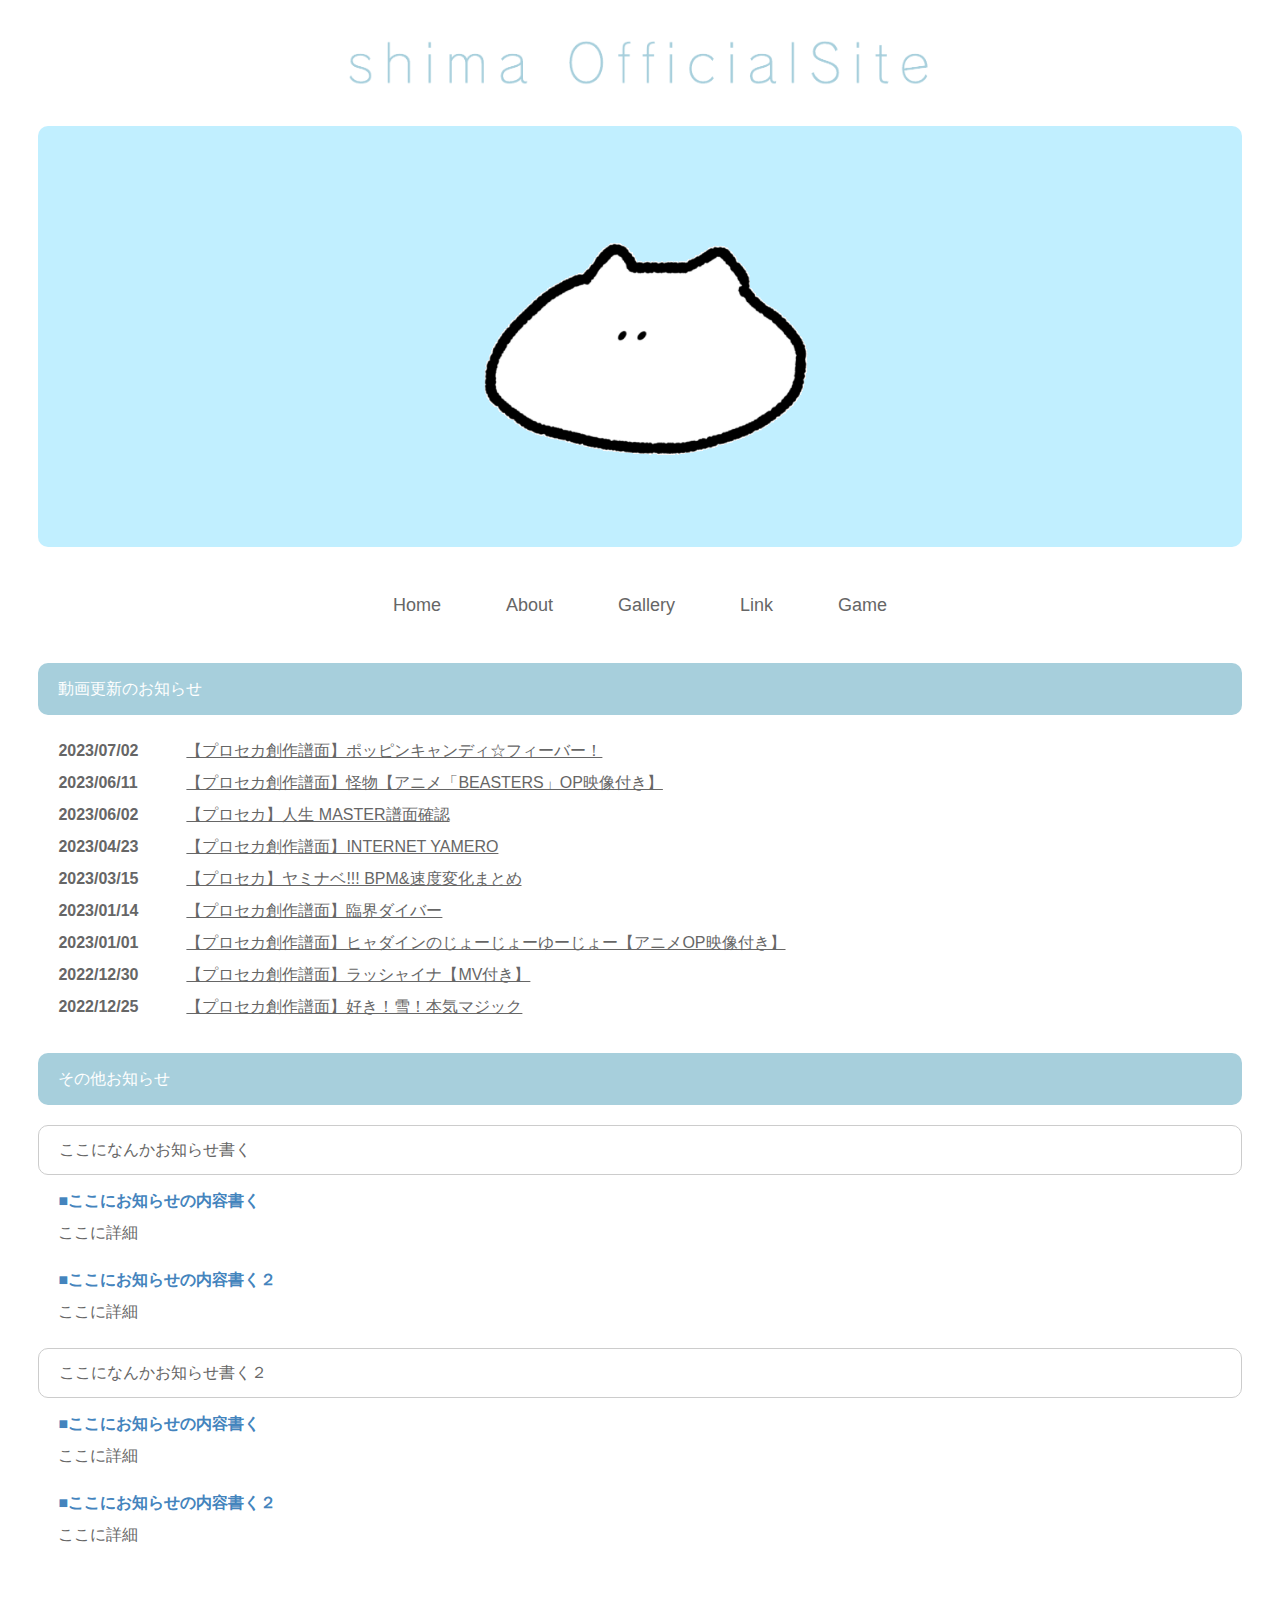
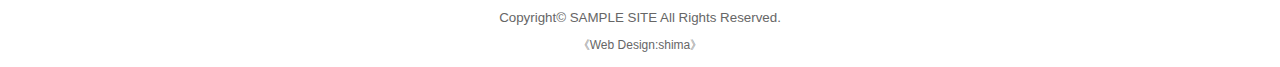
<file: index.html>
<!DOCTYPE html>
<html lang="ja">
<head>
<meta charset="UTF-8">
<meta http-equiv="X-UA-Compatible" content="IE=edge">
<title>shima Official Site</title>
<meta name="viewport" content="width=device-width, initial-scale=1">
<meta name="description" content="shimaの公式サイト。">
<meta name="keywords" content="キーワード１,キーワード２,キーワード３,キーワード４,キーワード５">
<link rel="stylesheet" href="style.css">
<!--[if lt IE 9]>
<script src="https://oss.maxcdn.com/html5shiv/3.7.2/html5shiv.min.js"></script>
<script src="https://oss.maxcdn.com/respond/1.4.2/respond.min.js"></script>
<![endif]-->
</head>

<body>

<div id="container">

<header>
<h1 id="logo"><a href="index.html"><img src="2.png" alt="SAMPLE SITE"></a></h1>
<aside id="mainimg"><img src="1.png" alt=""></aside>
</header>

<nav id="menubar">
<ul>
<li><a href="index.html">Home</a></li>
<li><a href="about.html">About</a></li>
<li><a href="gallery.html">Gallery</a></li>
<li><a href="link.html">Link</a></li>
<li><a href="othello.html">Game</a></li>
</ul>
</nav>

<div id="contents">

<section id="new">
<h2>動画更新のお知らせ</h2>
<dl>
<dt>2023/07/02</dt>
<dd><a href="https://youtu.be/Ma7ZLlUBcNI" target="_blank">【プロセカ創作譜面】ポッピンキャンディ☆フィーバー！</a></dd>
<dt>2023/06/11</dt>
<dd><a href="https://youtu.be/MU0claoIpp8" target="_blank">【プロセカ創作譜面】怪物【アニメ「BEASTERS」OP映像付き】</a></dd>
<dt>2023/06/02</dt>
<dd><a href="https://youtu.be/wC4IOkS4-s4" target="_blank">【プロセカ】人生 MASTER譜面確認</a></dd>
<dt>2023/04/23</dt>
<dd><a href="https://youtu.be/2n9WKJpokt8" target="_blank">【プロセカ創作譜面】INTERNET YAMERO</a></dd>
<dt>2023/03/15</dt>
<dd><a href="https://youtu.be/ZMaLX_ub1D4" target="_blank">【プロセカ】ヤミナベ!!! BPM&速度変化まとめ</a></dd>
<dt>2023/01/14</dt>
<dd><a href="https://youtu.be/dhgNe24sx4Y" target="_blank">【プロセカ創作譜面】臨界ダイバー</a></dd>
<dt>2023/01/01</dt>
<dd><a href="https://youtu.be/h4dSFaoCZQ8" target="_blank">【プロセカ創作譜面】ヒャダインのじょーじょーゆーじょー【アニメOP映像付き】</a></dd>
<dt>2022/12/30</dt>
<dd><a href="https://youtu.be/qNluncUd-5I" target="_blank">【プロセカ創作譜面】ラッシャイナ【MV付き】</a></dd>
<dt>2022/12/25</dt>
<dd><a href="https://youtu.be/JHB5ULRtKr0" target="_blank">【プロセカ創作譜面】好き！雪！本気マジック</a></dd>
</dl>
</section>

<section>

<h2>その他お知らせ</h2>

<h3>ここになんかお知らせ書く</h3>
<p><span class="color1">■<strong>ここにお知らせの内容書く</strong></span><br>
ここに詳細</p>
<p><span class="color1">■<strong>ここにお知らせの内容書く２</strong></span><br>
ここに詳細</p>

<h3>ここになんかお知らせ書く２</h3>
<p><span class="color1">■<strong>ここにお知らせの内容書く</strong></span><br>
ここに詳細</p>
<p><span class="color1">■<strong>ここにお知らせの内容書く２</strong></span><br>
ここに詳細</p>

</section>

</div>
<!--/contents-->

<footer>
<small>Copyright&copy; <a href="index.html">SAMPLE SITE</a> All Rights Reserved.</small>
<span class="pr">《<a href="https://twitter.com/shima_dayo1315" target="_blank">Web Design:shima</a>》</span>
</footer>

</div>
<!--/container-->

</body>
</html>
</file>
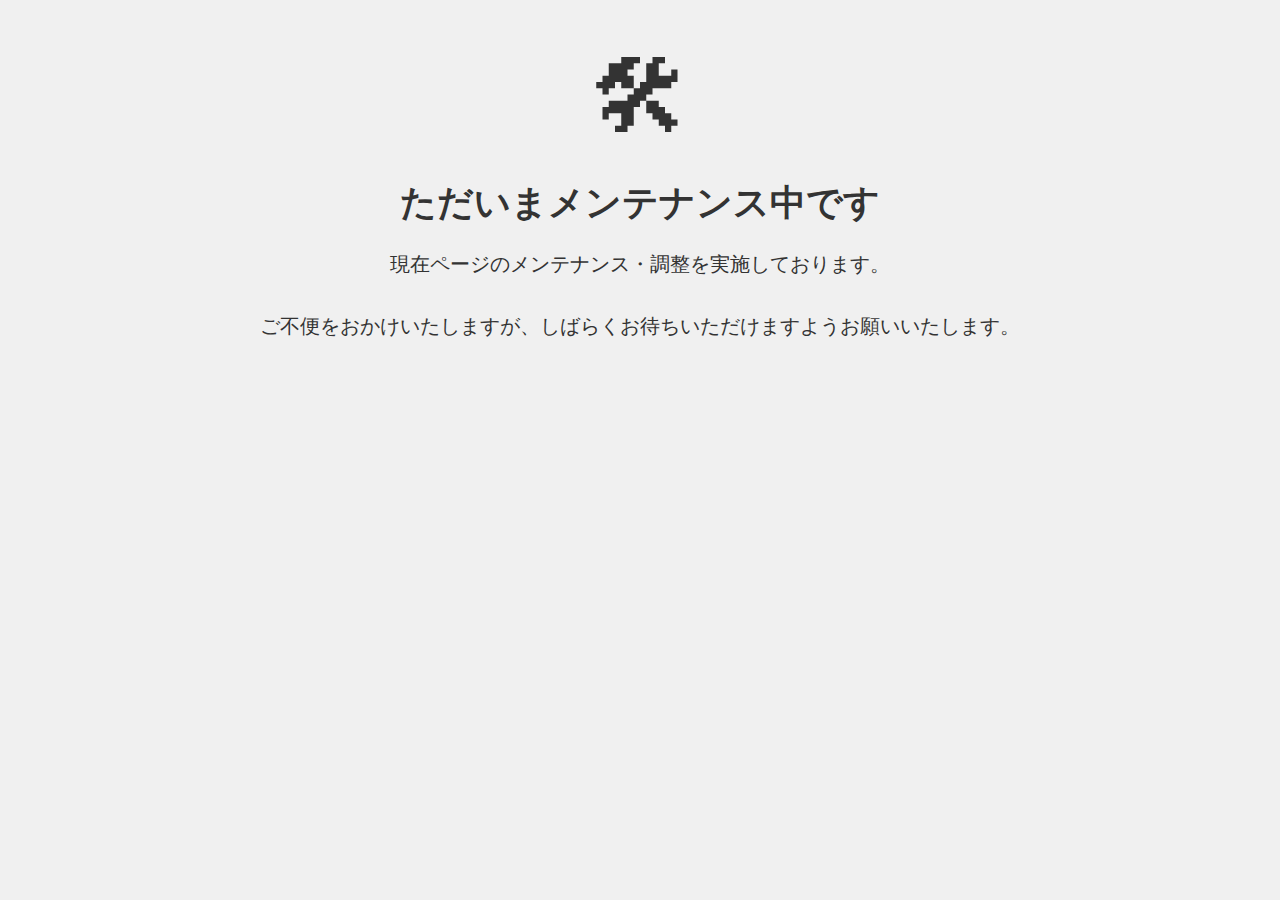
<file: about.html>
<!DOCTYPE html>
<html lang="ja">

<head>
    <meta charset="UTF-8">
    <meta name="viewport" content="width=device-width, initial-scale=1.0">
    <title>メンテナンス中</title>
    <style>
        body {
            font-family: Arial, sans-serif;
            background-color: #f0f0f0;
            color: #333;
            text-align: center;
            margin: 0;
            padding: 40px;
        }

        h1 {
            font-size: 36px;
            margin-bottom: 20px;
        }

        p {
            font-size: 20px;
            line-height: 1.6;
            margin-bottom: 30px;
        }

        .maintenance-icon {
            font-size: 100px;
            margin-bottom: 20px;
        }

        .contact-info {
            font-size: 16px;
        }

        .contact-info a {
            color: #007bff;
            text-decoration: none;
        }

        @media (max-width: 600px) {
            h1 {
                font-size: 28px;
            }

            .maintenance-icon {
                font-size: 80px;
            }

            .contact-info {
                font-size: 14px;
            }
        }
    </style>
</head>

<body>
    <div class="maintenance-icon">&#x1F6E0;</div>
    <h1>ただいまメンテナンス中です</h1>
    <p>現在ページのメンテナンス・調整を実施しております。</p>
    <p>ご不便をおかけいたしますが、しばらくお待ちいただけますようお願いいたします。</p>
</body>

</html>
</file>
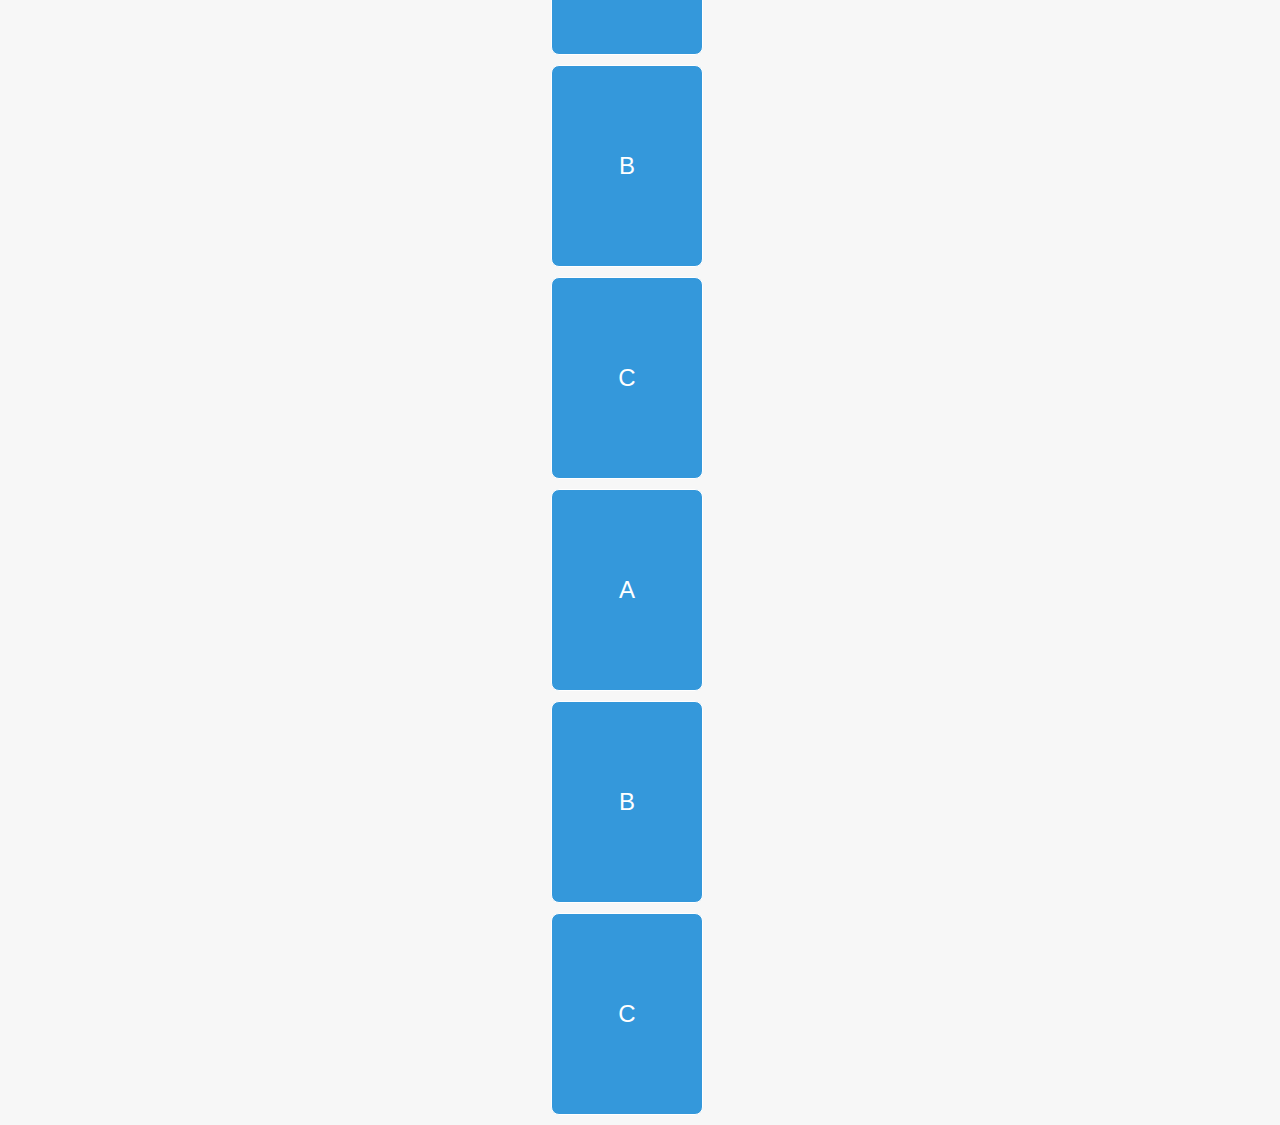
<file: game.html>
<!DOCTYPE html>
<html>
<head>
    <title>神経衰弱ゲーム</title>
    <style>
        body {
            font-family: 'Arial', sans-serif;
            background-color: #f7f7f7;
            display: flex;
            justify-content: center;
            align-items: center;
            height: 100vh;
            margin: 0;
        }
        .container {
            text-align: center;
        }
        h1 {
            font-size: 28px;
            color: #333;
            margin: 20px 0;
        }
        .card {
            width: 150px;
            height: 200px;
            background-color: #3498db;
            color: #ffffff;
            font-size: 24px;
            display: flex;
            justify-content: center;
            align-items: center;
            margin: 10px;
            cursor: pointer;
            border: 1px solid #ffffff;
            border-radius: 8px;
            transition: transform 0.2s;
        }
        .card.flipped {
            background-color: #ffffff;
            color: #3498db;
            transform: scale(1.1);
        }
    </style>
</head>
<body>
    <div class="container">
        <h1>神経衰弱ゲーム</h1>
        <div class="card" onclick="flipCard(this)">A</div>
        <div class="card" onclick="flipCard(this)">B</div>
        <div class="card" onclick="flipCard(this)">C</div>
        <div class="card" onclick="flipCard(this)">A</div>
        <div class="card" onclick="flipCard(this)">B</div>
        <div class="card" onclick="flipCard(this)">C</div>
    </div>

    <script>
        let firstCard = null;
        let secondCard = null;
        let cardsFlipped = 0;

        function flipCard(card) {
            if (!firstCard) {
                firstCard = card;
                card.classList.add('flipped');
            } else if (firstCard !== card && !secondCard) {
                secondCard = card;
                card.classList.add('flipped');
                checkMatch();
            }
        }

        function checkMatch() {
            if (firstCard.textContent === secondCard.textContent) {
                firstCard.removeEventListener('click', flipCard);
                secondCard.removeEventListener('click', flipCard);
                cardsFlipped += 2;

                if (cardsFlipped === 6) {
                    setTimeout(() => {
                        alert('おめでとう！ゲームクリア！');
                    }, 500);
                }
            } else {
                setTimeout(() => {
                    firstCard.classList.remove('flipped');
                    secondCard.classList.remove('flipped');
                }, 1000);
            }

            firstCard = null;
            secondCard = null;
        }
    </script>
</body>
</html>
</file>
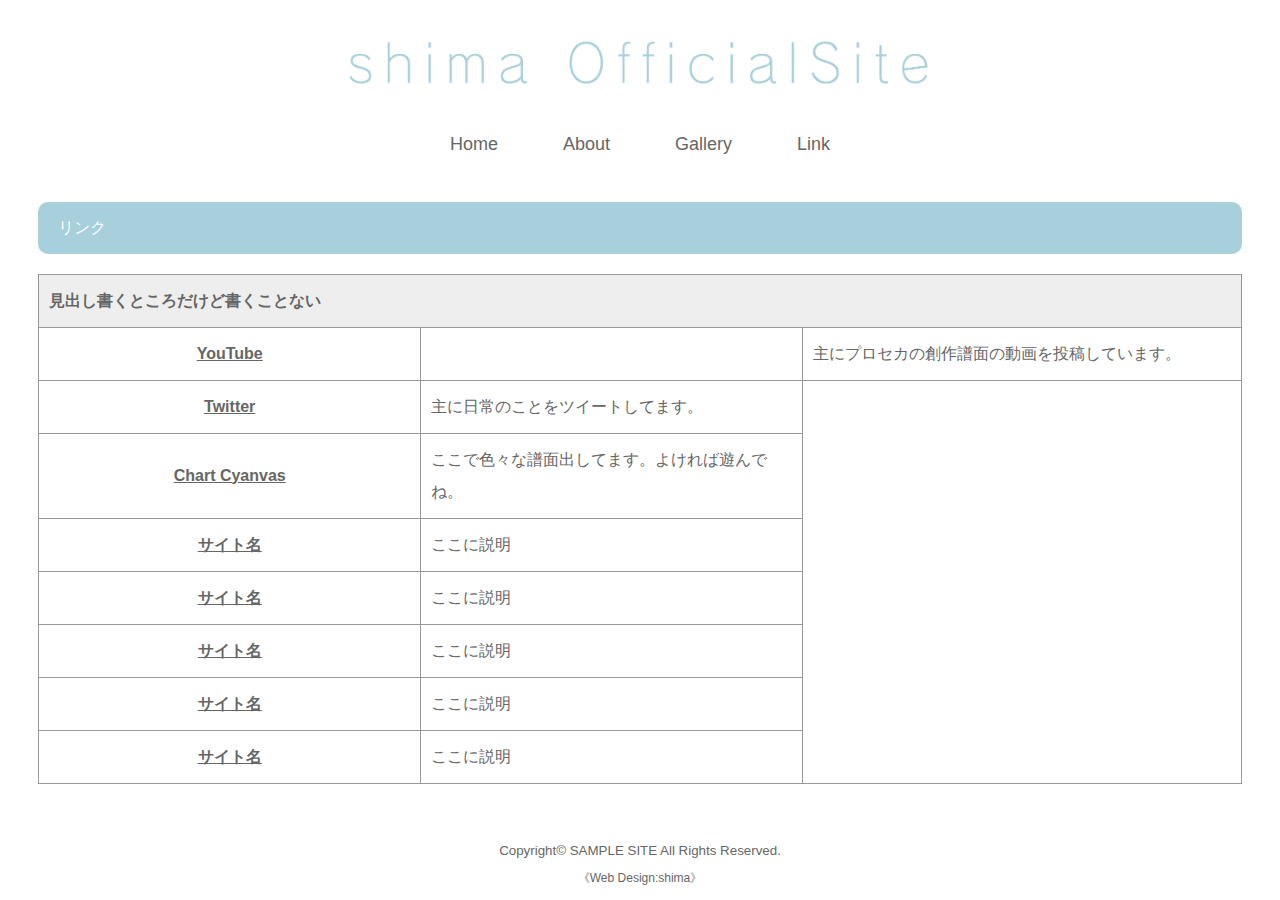
<file: link.html>
<!DOCTYPE html>
<html lang="ja">
<head>
<meta charset="UTF-8">
<meta http-equiv="X-UA-Compatible" content="IE=edge">
<title>shima Official Site</title>
<meta name="viewport" content="width=device-width, initial-scale=1">
<meta name="description" content="サイト説明">
<meta name="keywords" content="キーワード１,キーワード２,キーワード３,キーワード４,キーワード５">
<link rel="stylesheet" href="style.css">
<!--[if lt IE 9]>
<script src="https://oss.maxcdn.com/html5shiv/3.7.2/html5shiv.min.js"></script>
<script src="https://oss.maxcdn.com/respond/1.4.2/respond.min.js"></script>
<![endif]-->
</head>

<body>

<div id="container">

<header>
<h1 id="logo"><a href="index.html"><img src="2.png" alt="SAMPLE SITE"></a></h1>
</header>

<nav id="menubar">
<ul>
<li><a href="index.html">Home</a></li>
<li><a href="about.html">About</a></li>
<li><a href="gallery.html">Gallery</a></li>
<li><a href="link.html">Link</a></li>
</ul>
</nav>

<div id="contents">

<section>

<h2>リンク</h2>

<table class="ta1">
<caption>見出し書くところだけど書くことない</caption>
<tr>
<th><a href="https://www.youtube.com/@shima_dayo">YouTube</a><th>
<td>主にプロセカの創作譜面の動画を投稿しています。</td>
</tr>
<tr>
<th><a href="https://twitter.com/shima_dayo1315">Twitter</a></th>
<td>主に日常のことをツイートしてます。</td>
</tr>
<tr>
<th><a href="https://cc.sevenc7c.com/ja/users/1264">Chart Cyanvas</a></th>
<td>ここで色々な譜面出してます。よければ遊んでね。</td>
</tr>
<tr>
<th><a href="#">サイト名</a></th>
<td>ここに説明</td>
</tr>
<tr>
<th><a href="#">サイト名</a></th>
<td>ここに説明</td>
</tr>
<tr>
<th><a href="#">サイト名</a></th>
<td>ここに説明</td>
</tr>
<tr>
<th><a href="#">サイト名</a></th>
<td>ここに説明</td>
</tr>
<tr>
<th><a href="#">サイト名</a></th>
<td>ここに説明</td>
</tr>
</table>

</section>

</div>
<!--/contents-->

<footer>
<small>Copyright&copy; <a href="index.html">SAMPLE SITE</a> All Rights Reserved.</small>
<span class="pr">《<a href="https://twitter.com/shima_dayo1315" target="_blank">Web Design:shima</a>》</span>
</footer>

</div>
<!--/container-->

</body>
</html>
</file>
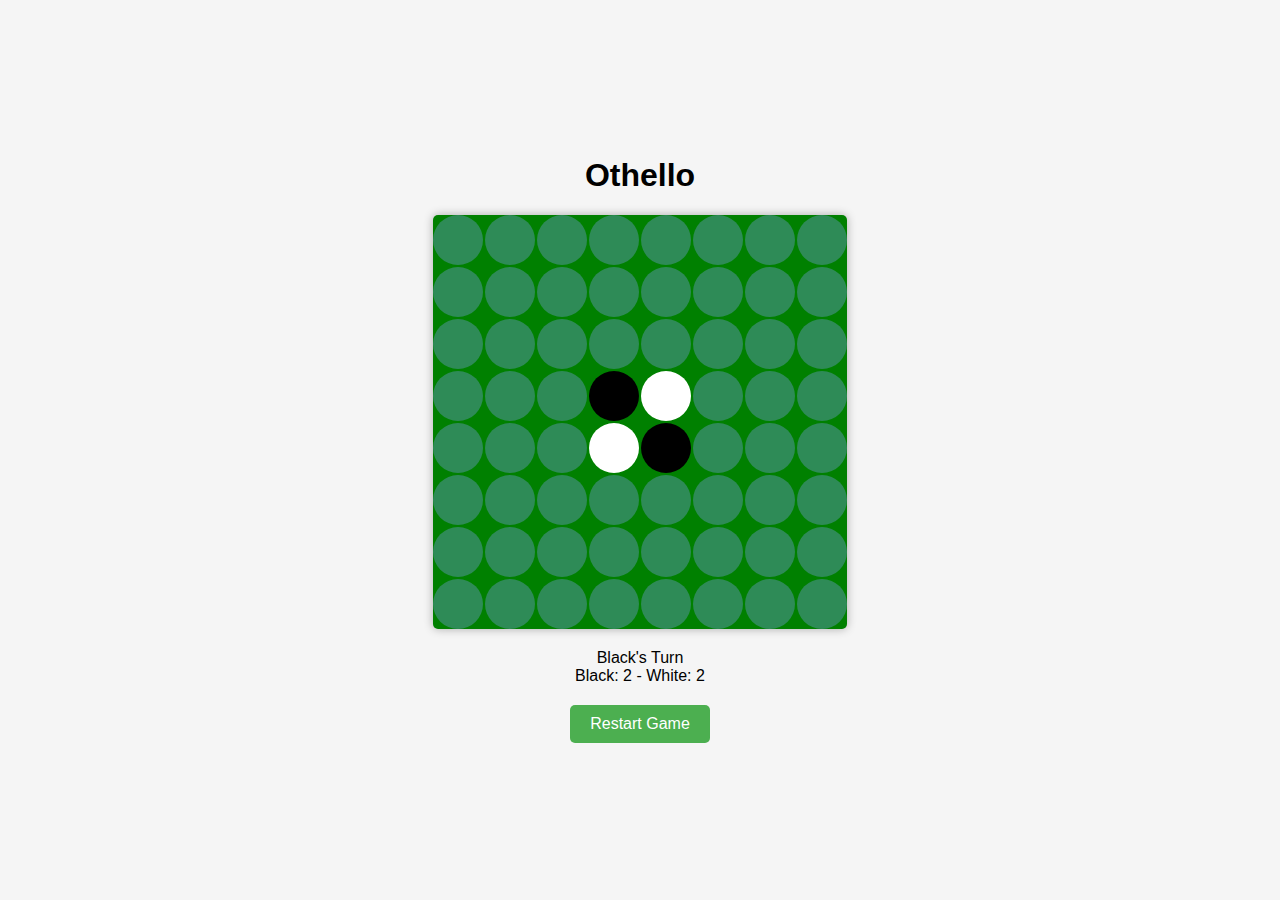
<file: othello.html>
<!DOCTYPE html>
<html lang="en">
<head>
<meta charset="UTF-8">
<meta name="viewport" content="width=device-width, initial-scale=1.0">
<title>Othello</title>
<link rel="stylesheet" href="styles.css">
</head>
<body>
<div class="game-container">
    <h1>Othello</h1>
    <div class="game-board" id="game-board"></div>
    <div class="game-info">
        <div class="player-turn" id="player-turn"></div>
        <div class="score" id="score">Black: 2 - White: 2</div>
    </div>
    <button class="restart-btn" id="restart-btn">Restart Game</button>
</div>

<script src="script.js"></script>
</body>
</html>
</file>
<file: style.css>
@charset "utf-8";


/*PC・タブレット・スマホ(全端末)共通設定
------------------------------------------------------------------------------------------------------------------------------------------------------*/

/*全体の設定
---------------------------------------------------------------------------*/
body {
	margin: 0px;
	padding: 0px;
	-webkit-text-size-adjust: none;
	color: #666;	/*全体の文字色*/
	font-family: "ヒラギノ角ゴ Pro W3", "Hiragino Kaku Gothic Pro", "メイリオ", Meiryo, Osaka, "ＭＳ Ｐゴシック", "MS PGothic", sans-serif;	/*フォント種類*/
	font-size: 16px;	/*文字サイズ*/
	line-height: 2;		/*行間*/
	background: #fff;	/*背景色*/
}
h1,h2,h3,h4,h5,p,ul,ol,li,dl,dt,dd,form,figure,form,select,input,textarea {margin: 0px;padding: 0px;font-size: 100%;font-weight: normal;}
ul {list-style-type: none;}
ol {padding-left: 40px;padding-bottom: 15px;}
img {border: none;max-width: 100%;height: auto;vertical-align: middle;}
table {border-collapse:collapse;font-size: 100%;border-spacing: 0;}
iframe {width: 100%;}

/*リンク（全般）設定
---------------------------------------------------------------------------*/
a {
	color: #666;	/*リンクテキストの色*/
	transition: 0.3s;	/*マウスオン時の移り変わるまでの時間設定。0.3秒。*/
}
a:hover {
	color: #a7cfdc;	/*マウスオン時の文字色*/
}

/*コンテナー（ホームページを囲む一番外側のブロック）
---------------------------------------------------------------------------*/
#container {
	max-width: 1400px;	/*ブロックの最大幅*/
	margin: 0 auto;
	padding: 0 3%;
}

/*ヘッダー（ロゴが入った最上段のブロック）
---------------------------------------------------------------------------*/
/*headerブロック*/
header {
	text-align: center;	/*内容を中央よせ*/
}
/*ロゴ画像設定*/
#logo img {
	width: 650px;	/*画像幅*/
	margin: 40px auto 40px;	/*ロゴの上と下に40pxスペースを空ける設定*/
}

/*トップページのメイン画像
---------------------------------------------------------------------------*/
/*画像ブロック*/
#mainimg img {
	border-radius: 10px;	/*角を丸くする指定。この１行を削除すれば角丸がなくなります。*/
	margin-bottom: 40px;	/*下に空けるスペース*/
}

/*メニュー
---------------------------------------------------------------------------*/
/*メニュー全体を囲むブロック*/
#menubar {
	text-align: center;		/*文字をセンタリング*/
	font-size: 18px;		/*文字サイズ*/
	margin-bottom: 40px;	/*下に空けるスペース*/
}
/*メニュー１個あたりの設定*/
#menubar li {
	display: inline;	/*横並びにする設定*/
}
#menubar li a {
	text-decoration: none;
	padding: 15px 30px;	/*各メニュー内の余白。上下に15px、左右に30pxあけるという意味。*/
}
/*マウスオン時の設定*/
#menubar li a:hover {
	color: #a7cfdc;	/*文字色*/
	border-bottom: 4px solid #a7cfdc;	/*下線の幅、線種、色*/
}

/*コンテンツ（見出しバーや文字などが入っているブロック）
---------------------------------------------------------------------------*/
/*コンテンツのh2タグの設定*/
#contents h2 {
	clear: both;
	margin-bottom: 20px;
	color: #fff;		/*文字色*/
	padding: 10px 20px;	/*上下、左右への余白*/
	background: #a7cfdc;	/*背景色*/
	border-radius: 10px;	/*角を丸くする指定。この１行を削除すれば角丸がなくなります。*/
}
/*コンテンツのh3タグの設定*/
#contents h3 {
	clear: both;
	margin-bottom: 20px;
	padding: 8px 20px;	/*上下、左右への余白*/
	background: #fff;	/*背景色*/
	border: 1px solid #ccc;	/*枠線の幅、線種、色*/
	border-radius: 10px;	/*角を丸くする指定。この１行を削除すれば角丸がなくなります。*/
}
/*コンテンツのp(段落)タグ設定*/
#contents p {
	padding: 0px 20px 20px;	/*上、左右、下への余白*/
}
/*他。微調整。*/
#contents p + p {
	margin-top: -5px;
}
#contents h2 + p,
#contents h3 + p {
	margin-top: -10px;
}
#contents section + section {
	margin-top: 30px;
}

/*Galleryページ
---------------------------------------------------------------------------*/
/*各ブロックごとの設定*/
.list {
	overflow: hidden;
	border-bottom: 1px solid #ccc;	/*下線の幅、線種、色*/
	padding: 20px;	/*ボックス内の余白*/
}
/*h4見出しの設定*/
.list h4 {
	color: #a7cfdc;	/*文字色*/
}
/*画像の設定*/
.list img {
	width: 20%;			/*画像幅*/
	float: left;		/*画像を左に回り込み*/
	margin-right: 3%	/*画像の右側に空けるスペース*/
}
/*段落タグ*/
.list p {
	padding: 0 !important;
}

/*フッター(ページ最下部のcopyrightのパーツ)設定
---------------------------------------------------------------------------*/
footer {
	clear: both;
	text-align: center;	/*文字をセンタリング*/
	padding: 30px 0px 10px;	/*上、左右、下へのボックス内の余白*/
}
footer a {
	text-decoration: none;
	border: none;
}
footer .pr {
	display: block;
}

/*トップページ内「更新情報・お知らせ」ブロック
---------------------------------------------------------------------------*/
/*ブロック全体の設定*/
#new dl {
	padding: 0px 20px;	/*上下、左右へのブロック内の余白*/
	margin-bottom: 20px;	/*ブロックの下(外側)に空ける余白*/
}
/*日付設定*/
#new dt {
	font-weight: bold;	/*太字にする設定。標準がいいならこの行削除。*/
	float: left;
	width: 8em;
}
/*記事設定*/
#new dd {
	padding-left: 8em;
}

/*テーブル
---------------------------------------------------------------------------*/
/*テーブル１行目に入った見出し部分（※caption）*/
.ta1 caption {
	border: 1px solid #999;	/*テーブルの枠線の幅、線種、色*/
	border-bottom: none;	/*下線だけ消す*/
	text-align: left;		/*文字を左寄せ*/
	background: #eee;		/*背景色*/
	font-weight: bold;		/*太字に*/
	padding: 10px;			/*ボックス内の余白*/
}
/*テーブル１行目に入った見出し部分（※tamidashi）*/
.ta1 th.tamidashi {
	width: auto;
	text-align: left;	/*左よせ*/
	background: #eee;	/*背景色*/
}
/*ta1テーブルブロック設定*/
.ta1 {
	table-layout: fixed;
	width: 100%;
	margin: 0 auto 20px;
}
.ta1, .ta1 td, .ta1 th {
	word-break: break-all;
	border: 1px solid #999;	/*テーブルの枠線の幅、線種、色*/
	padding: 10px;			/*テーブル内の余白*/
}
/*テーブルの左側ボックス*/
.ta1 th {
	text-align: center;	/*センタリング*/
	width: 30%;			/*幅*/
}

/*トップページのNEWアイコン
---------------------------------------------------------------------------*/
.newicon {
	background: #F00;	/*背景色*/
	color: #FFF;		/*文字色*/
	font-size: 70%;
	line-height: 1.5;
	padding: 2px 5px;
	border-radius: 2px;
	margin: 0px 5px;
	vertical-align: text-top;
}

/*その他
---------------------------------------------------------------------------*/
.look {background: #e5e5e5;padding: 5px 10px;border-radius: 4px;}
.mb15,.mb1em {margin-bottom: 15px;}
.color1 {color: #4484BD;}
.pr {font-size: 12px;}
.wl {width: 96%;}
.ws {width: 50%;}
.c {text-align: center;}
.r {text-align: right;}
.l {text-align: left;}



/*画面幅580px以下の設定
------------------------------------------------------------------------------------------------------------------------------------------------------*/
@media screen and (max-width:580px){

/*全体の設定
---------------------------------------------------------------------------*/
body {
	font-size: 12px;	/*文字サイズ*/
	line-height: 1.5;	/*行間*/
}

/*メニュー
---------------------------------------------------------------------------*/
/*メニュー１個あたりの設定*/
#menubar li {
	display: block;	/*縦並びにする設定*/
	margin-bottom: 10px;
}
#menubar li a {
	text-decoration: none;
	padding: 8px 30px;	/*各メニュー内の余白。*/
}

/*Galleryページ
---------------------------------------------------------------------------*/
/*各ブロックごとの設定*/
.list {
	padding: 10px;	/*ボックス内の余白*/
}

/*その他
---------------------------------------------------------------------------*/
.ws,.wl {width: 94%;}

}
</file>
<file: styles.css>
body {
    font-family: Arial, sans-serif;
    margin: 0;
    padding: 0;
    display: flex;
    justify-content: center;
    align-items: center;
    height: 100vh;
    background-color: #f5f5f5;
}

.game-container {
    text-align: center;
}

h1 {
    margin-top: 0;
}

.game-board {
    display: grid;
    grid-template-columns: repeat(8, 50px);
    grid-template-rows: repeat(8, 50px);
    gap: 2px;
    background-color: green;
    border-radius: 5px;
    margin: 20px auto;
    box-shadow: 0 0 10px rgba(0, 0, 0, 0.3);
}

.cell {
    background-color: #2E8B57;
    border-radius: 50%;
    cursor: pointer;
}

.cell.black {
    background-color: black;
}

.cell.white {
    background-color: white;
}

.game-info {
    margin-bottom: 20px;
}

.restart-btn {
    padding: 10px 20px;
    font-size: 16px;
    cursor: pointer;
    background-color: #4CAF50;
    color: white;
    border: none;
    border-radius: 5px;
}

.restart-btn:hover {
    background-color: #45a049;
}
</file>
